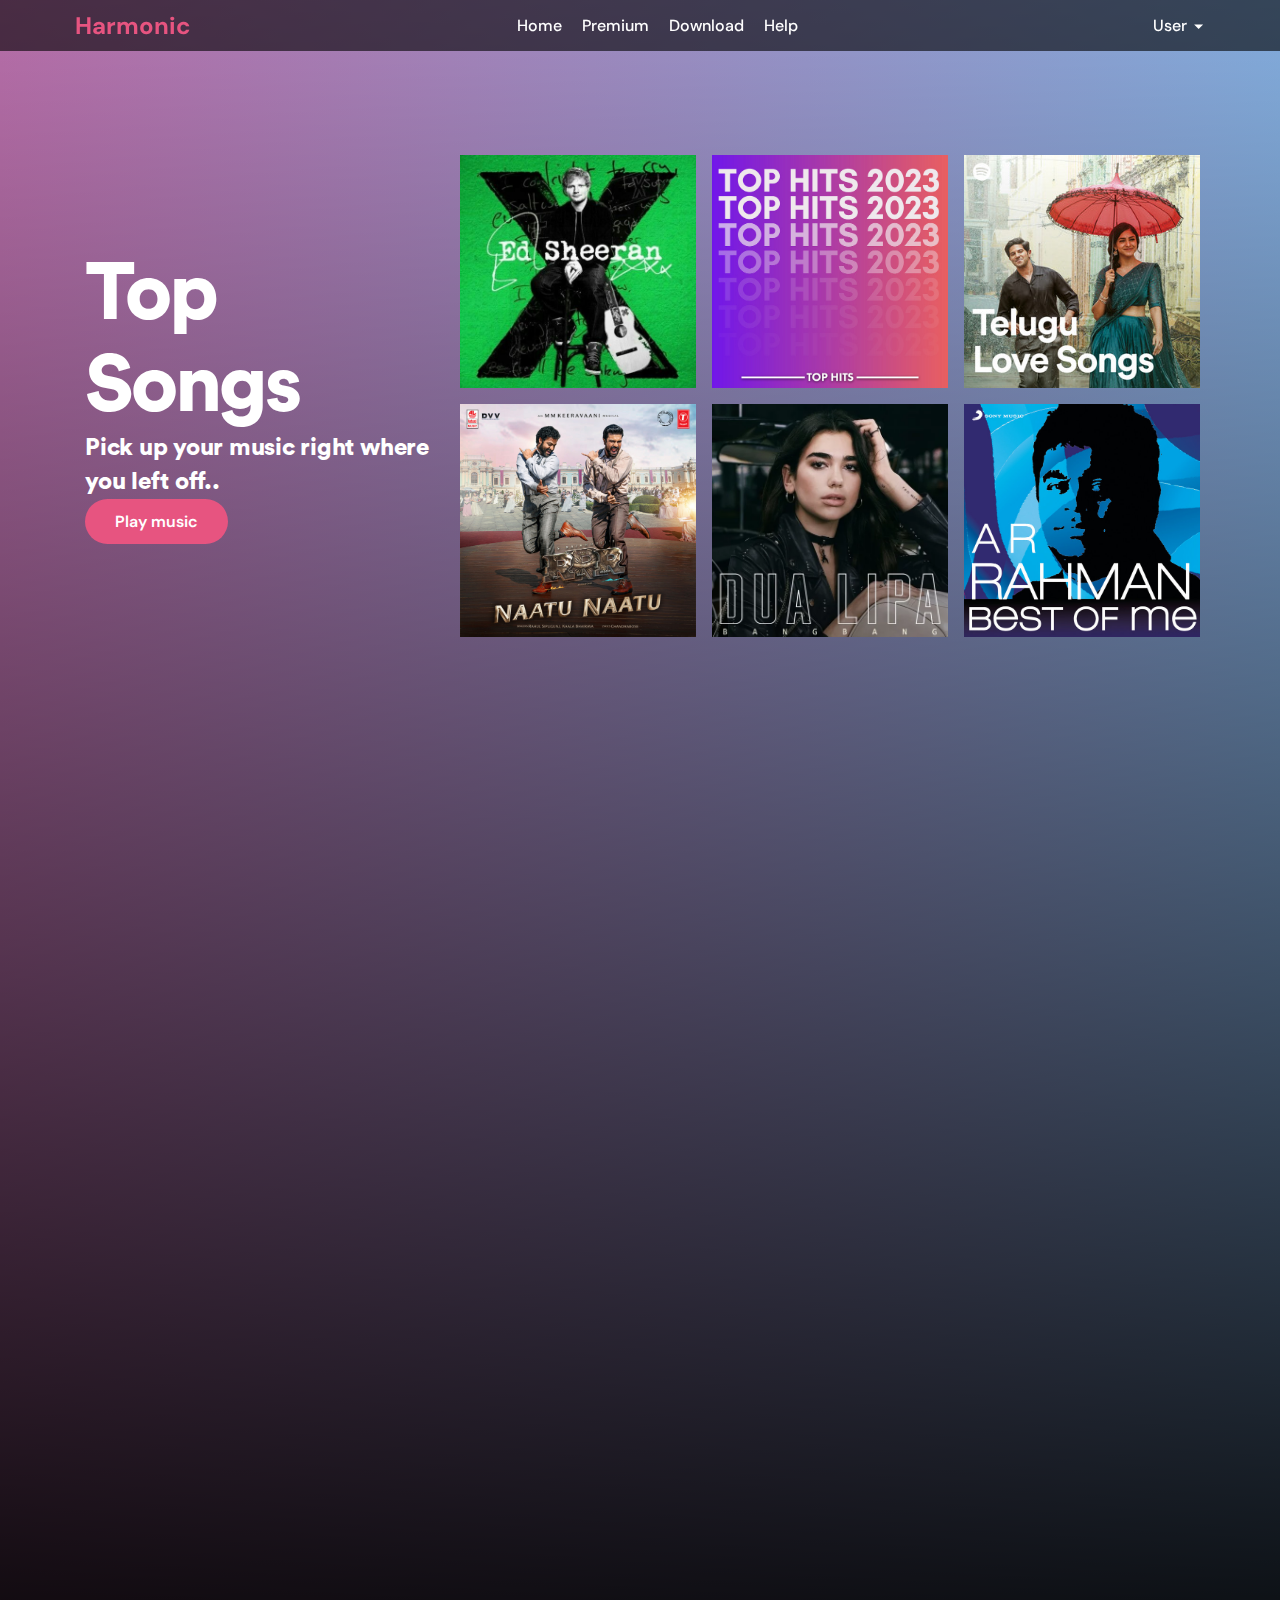
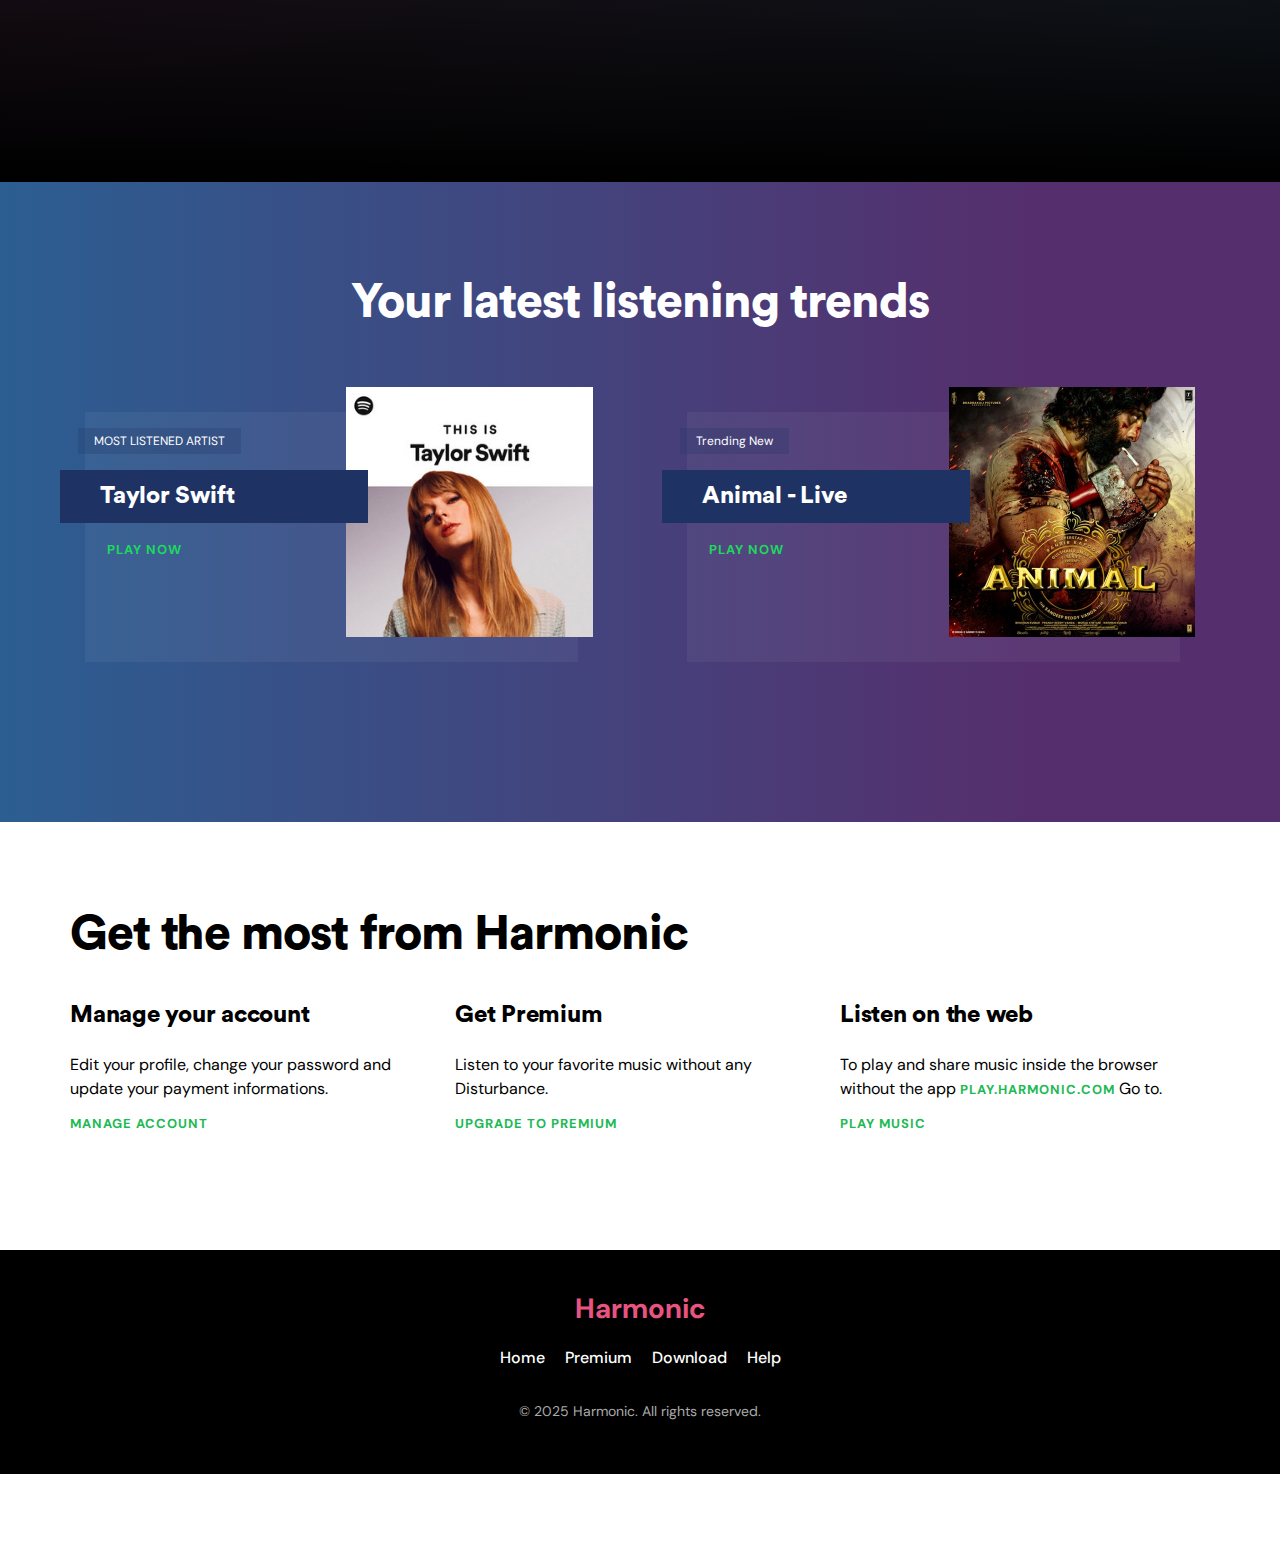
<file: index.html>
<!DOCTYPE html>
<html lang="en">
	<head>
		<meta charset="UTF-8" />
		<meta name="viewport" content="width=device-width, initial-scale=1.0" />
		<link rel="stylesheet" href="./css/main.css" />
		<link rel="stylesheet" href="./css/fonts.css" />
		<link rel="stylesheet" href="./css/animation.css">
		<link rel="stylesheet" href="./css/responsive.css">
<title>Listening is everything - Harmonic</title>
		<link rel="icon" href="https://i.postimg.cc/VNtW2Jp6/Screenshot-2025-08-16-140329.png" />
		<link
			href="https://fonts.googleapis.com/css2?family=DM+Sans:wght@400;500;700&display=swap"
			rel="stylesheet"
		/>
	</head>
	<body>
		<!--Header-->
		<custom-header></custom-header>
		<!--Header-->

		<div class="home_main">
			<div class="hm_gradient-1"></div>
			<div class="hm_gradient-2"></div>
			<div class="container hm_cont">
				<span class="home_text">
					<!-- <small>Recently Songs</small> -->
					<h1 class="">Top Songs</h1>
					<h3>Pick up your music right where you left off..</h3>
					<!-- <a class="green_btn" role="button" href="https://spotify-clone-oguz3.web.app/">Play music</a> -->
					<a class="green_btn" role="button" href="IN/index.html">Play music</a>
                </span>
                <span class="home_cards">
                    <div class="hm_card opacity_anim">
                        <div class="box">
                            <img src="./assets/b3.jpg" alt="">
                        </div>
                        <div class="box_details">
							<div class="play-icon">
								<a href="IN/index.html">
									<svg id="album-play" viewBox="0 0 25.4 25.4">
										<path fill="#ffffff" d="M12.7,25.4A12.7,12.7,0,1,1,25.4,12.7,12.71,12.71,0,0,1,12.7,25.4Zm0-24A11.3,11.3,0,1,0,24,12.7,11.31,11.31,0,0,0,12.7,1.4Z"></path>
										<path fill="#ffffff" d="M11,16.47,17,13a.34.34,0,0,0,0-.59L11,8.93a.34.34,0,0,0-.51.29v7A.34.34,0,0,0,11,16.47Z"></path>
										<path fill="#ffffff" d="M12.7,25.4A12.7,12.7,0,1,1,25.4,12.7,12.71,12.71,0,0,1,12.7,25.4Zm0-24A11.3,11.3,0,1,0,24,12.7,11.31,11.31,0,0,0,12.7,1.4Z"></path>
										<path fill="#ffffff" d="M11,16.47,17,13a.34.34,0,0,0,0-.59L11,8.93a.34.34,0,0,0-.51.29v7A.34.34,0,0,0,11,16.47Z"></path>
									</svg>
								</a>
							</div>
							<h2>Ed sheeran</h2>
						</div>
                    </div>
                    <div class="hm_card opacity_anim-1d">
                        <div class="box">
                            <img src="./assets/b1.jfif" alt="">
                        </div>
                        <div class="box_details">
							<div class="play-icon">
								<a href="IN/index.html">
									<svg id="album-play" viewBox="0 0 25.4 25.4">
										<path fill="#ffffff" d="M12.7,25.4A12.7,12.7,0,1,1,25.4,12.7,12.71,12.71,0,0,1,12.7,25.4Zm0-24A11.3,11.3,0,1,0,24,12.7,11.31,11.31,0,0,0,12.7,1.4Z"></path>
										<path fill="#ffffff" d="M11,16.47,17,13a.34.34,0,0,0,0-.59L11,8.93a.34.34,0,0,0-.51.29v7A.34.34,0,0,0,11,16.47Z"></path>
										<path fill="#ffffff" d="M12.7,25.4A12.7,12.7,0,1,1,25.4,12.7,12.71,12.71,0,0,1,12.7,25.4Zm0-24A11.3,11.3,0,1,0,24,12.7,11.31,11.31,0,0,0,12.7,1.4Z"></path>
										<path fill="#ffffff" d="M11,16.47,17,13a.34.34,0,0,0,0-.59L11,8.93a.34.34,0,0,0-.51.29v7A.34.34,0,0,0,11,16.47Z"></path>
									</svg>
								</a>
							</div>
							<h2> Top Songs 2023</h2>
						</div>
                    </div>
                    <div class="hm_card opacity_anim-2d">
                        <div class="box">
                            <img src="./assets/b5.jfif" alt="">
                        </div>
                        <div class="box_details">
							<div class="play-icon">
								<a href="IN/index.html">
									<svg id="album-play" viewBox="0 0 25.4 25.4">
										<path fill="#ffffff" d="M12.7,25.4A12.7,12.7,0,1,1,25.4,12.7,12.71,12.71,0,0,1,12.7,25.4Zm0-24A11.3,11.3,0,1,0,24,12.7,11.31,11.31,0,0,0,12.7,1.4Z"></path>
										<path fill="#ffffff" d="M11,16.47,17,13a.34.34,0,0,0,0-.59L11,8.93a.34.34,0,0,0-.51.29v7A.34.34,0,0,0,11,16.47Z"></path>
										<path fill="#ffffff" d="M12.7,25.4A12.7,12.7,0,1,1,25.4,12.7,12.71,12.71,0,0,1,12.7,25.4Zm0-24A11.3,11.3,0,1,0,24,12.7,11.31,11.31,0,0,0,12.7,1.4Z"></path>
										<path fill="#ffffff" d="M11,16.47,17,13a.34.34,0,0,0,0-.59L11,8.93a.34.34,0,0,0-.51.29v7A.34.34,0,0,0,11,16.47Z"></path>
									</svg>
								</a>
							</div>
							<h2>Telugu songs</h2>
						</div>
                    </div>
                    <div class="hm_card opacity_anim">
                        <div class="box">
                            <img src="./assets/b8.jfif" alt="">
                        </div>
                        <div class="box_details">
							<div class="play-icon">
								<a href="IN/index.html">
									<svg id="album-play" viewBox="0 0 25.4 25.4">
										<path fill="#ffffff" d="M12.7,25.4A12.7,12.7,0,1,1,25.4,12.7,12.71,12.71,0,0,1,12.7,25.4Zm0-24A11.3,11.3,0,1,0,24,12.7,11.31,11.31,0,0,0,12.7,1.4Z"></path>
										<path fill="#ffffff" d="M11,16.47,17,13a.34.34,0,0,0,0-.59L11,8.93a.34.34,0,0,0-.51.29v7A.34.34,0,0,0,11,16.47Z"></path>
										<path fill="#ffffff" d="M12.7,25.4A12.7,12.7,0,1,1,25.4,12.7,12.71,12.71,0,0,1,12.7,25.4Zm0-24A11.3,11.3,0,1,0,24,12.7,11.31,11.31,0,0,0,12.7,1.4Z"></path>
										<path fill="#ffffff" d="M11,16.47,17,13a.34.34,0,0,0,0-.59L11,8.93a.34.34,0,0,0-.51.29v7A.34.34,0,0,0,11,16.47Z"></path>
									</svg>
								</a>
							</div>
							<h2>India Rock</h2>
						</div>
                    </div>
                    <div class="hm_card opacity_anim-1d">
                        <div class="box">
                            <img src="./assets/b7.webp" alt="">
                        </div>
                        <div class="box_details">
							<div class="play-icon">
								<a href="IN/index.html">
									<svg id="album-play" viewBox="0 0 25.4 25.4">
										<path fill="#ffffff" d="M12.7,25.4A12.7,12.7,0,1,1,25.4,12.7,12.71,12.71,0,0,1,12.7,25.4Zm0-24A11.3,11.3,0,1,0,24,12.7,11.31,11.31,0,0,0,12.7,1.4Z"></path>
										<path fill="#ffffff" d="M11,16.47,17,13a.34.34,0,0,0,0-.59L11,8.93a.34.34,0,0,0-.51.29v7A.34.34,0,0,0,11,16.47Z"></path>
										<path fill="#ffffff" d="M12.7,25.4A12.7,12.7,0,1,1,25.4,12.7,12.71,12.71,0,0,1,12.7,25.4Zm0-24A11.3,11.3,0,1,0,24,12.7,11.31,11.31,0,0,0,12.7,1.4Z"></path>
										<path fill="#ffffff" d="M11,16.47,17,13a.34.34,0,0,0,0-.59L11,8.93a.34.34,0,0,0-.51.29v7A.34.34,0,0,0,11,16.47Z"></path>
									</svg>
								</a>
							</div>
							<h2>Dua Lipa</h2>
						</div>
                    </div>
                    <div class="hm_card opacity_anim-2d">
                        <div class="box">
                            <img src="./assets/b4.jfif" alt="">
                        </div>
                        <div class="box_details">
							<div class="play-icon">
								<a href="IN/index.html">
									<svg id="album-play" viewBox="0 0 25.4 25.4">
										<path fill="#ffffff" d="M12.7,25.4A12.7,12.7,0,1,1,25.4,12.7,12.71,12.71,0,0,1,12.7,25.4Zm0-24A11.3,11.3,0,1,0,24,12.7,11.31,11.31,0,0,0,12.7,1.4Z"></path>
										<path fill="#ffffff" d="M11,16.47,17,13a.34.34,0,0,0,0-.59L11,8.93a.34.34,0,0,0-.51.29v7A.34.34,0,0,0,11,16.47Z"></path>
										<path fill="#ffffff" d="M12.7,25.4A12.7,12.7,0,1,1,25.4,12.7,12.71,12.71,0,0,1,12.7,25.4Zm0-24A11.3,11.3,0,1,0,24,12.7,11.31,11.31,0,0,0,12.7,1.4Z"></path>
										<path fill="#ffffff" d="M11,16.47,17,13a.34.34,0,0,0,0-.59L11,8.93a.34.34,0,0,0-.51.29v7A.34.34,0,0,0,11,16.47Z"></path>
									</svg>
								</a>
							</div>
							<h2>Love Songs</h2>
						</div>
                    </div>
                </span>
            </div>
            <div class="container">
                <div class="Spotify-songs/songs.html#8">
                    <a href="#last_listen">
						<svg id="arrow-scroll-down" viewBox="0 0 32 32">
							<polygon fill="#ffffff" points="15.98 22.43 7.28 13.73 8.7 12.32 15.98 19.6 23.28 12.3 24.7 13.72 15.98 22.43"></polygon>
							<path fill="#ffffff" d="M16,32A16,16,0,1,1,32,16,16,16,0,0,1,16,32ZM16,2A14,14,0,1,0,30,16,14,14,0,0,0,16,2Z"></path>
						</svg>
					</a>
                </div>
            </div>
        </div>
        
        <div id="last_listen" class="last_listen">
            <div class="container">
                <h1>
Your latest listening trends</h1>
                <div class="ll_row">
                    <span >
                        <div class="ll_card">
                            <span class="txt">
                                <h5>MOST LISTENED ARTIST</h5>
                                <h2>Taylor Swift</h2>
                                <a href="Spotify-songs/songs.html">PLAY NOW</a>
                            </span>
                            <span class="img">
                                <img src="./assets/b2.png" alt="">
                            </span>
                            <span class="bg_filt"></span>
                        </div>
                    </span>
                    <span>
                        <div class="ll_card">
                            <span class="txt">
                                <h5>Trending New</h5>
                                <h2>Animal - Live</h2>
                                <a href="Spotify-songs/songs.html">PLAY NOW</a>
                            </span>
                            <span class="img">
                                <img src="./assets/b9.jpg" alt="">
                            </span>
                            <span class="bg_filt"></span>
                        </div>
                    </span>
                </div>
            </div>
		</div>
		
		<div class="home_links">
			<div class="container">
				<h1 class="title-1">Get the most from Harmonic</h1>
			</div>
			<div class="container links">
				<div class="account_link">
					<h3 class="subtitle-1">Manage your account</h3>
					<p class="parag-1">Edit your profile, change your password and update your payment informations.</p>
					<a class="a_link" href="">MANAGE ACCOUNT</a>
				</div>
				<div class="app_link">
					<h3 class="subtitle-1">Get Premium</h3>
					<p class="parag-1">Listen to your favorite music without any Disturbance.</p>
					<a class="a_link" href="">UPGRADE TO PREMIUM</a>
				</div>
				<div class="web_link">
					<h3 class="subtitle-1">Listen on the web</h3>
					<p class="parag-1">To play and share music inside the browser without the app <a class="a_link" href="">play.harmonic.com</a> Go to.</p>
					<a class="a_link" href="">play music</a>
				</div>
			</div>
		</div>

		<!--Footer-->
		<custom-footer></custom-footer>
		<!--Footer-->

		<div id="opacity" class="opacity"></div>
		<script src="./component/header.js"></script>
		<script src="./component/footer.js"></script>
		<script src="./js/main.js"></script>
	</body>
</html>
</file>
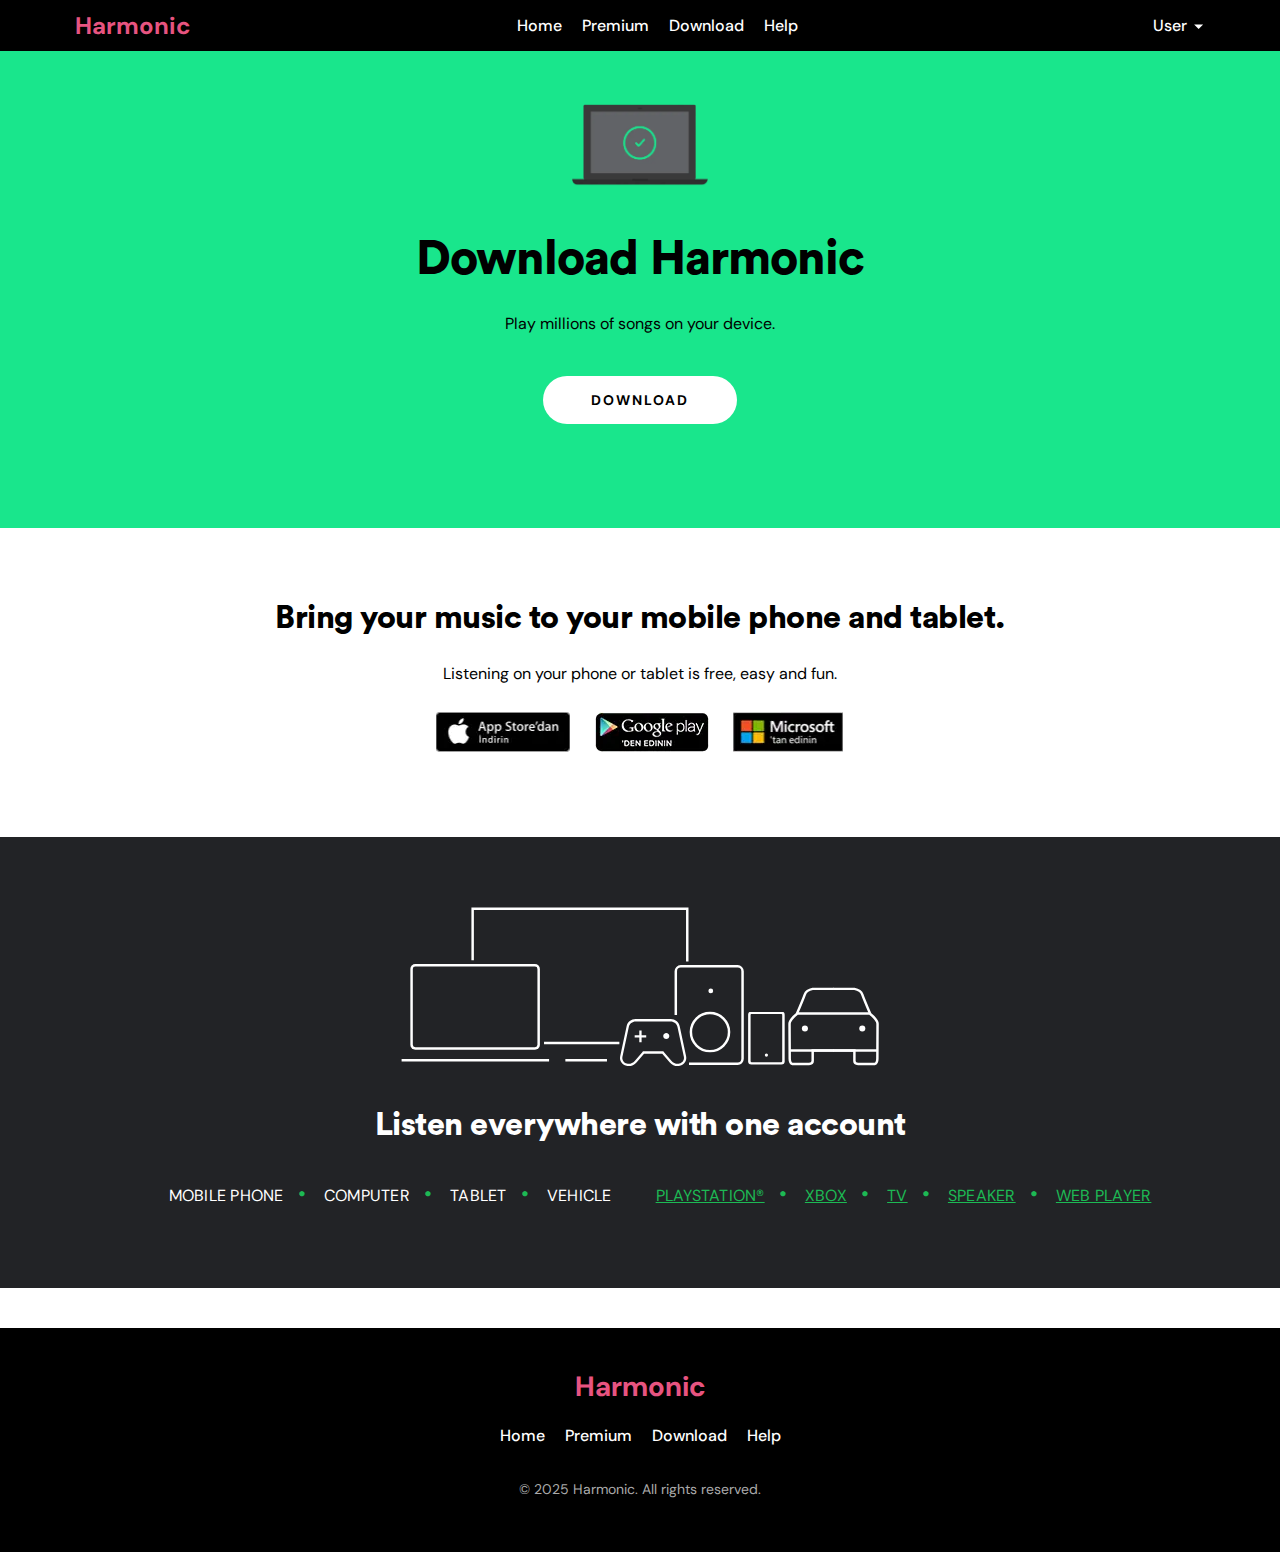
<file: download.html>
<!DOCTYPE html>
<html lang="en">
	<head>
		<meta charset="UTF-8" />
		<meta name="viewport" content="width=device-width, initial-scale=1.0" />
		<link rel="stylesheet" href="./css/main.css" />
		<link rel="stylesheet" href="./css/fonts.css" />
		<link rel="stylesheet" href="./css/animation.css">
		<link rel="stylesheet" href="./css/responsive.css">
		<title>Download for Windows - Harmonic</title>
		<link rel="icon" href="https://i.postimg.cc/VNtW2Jp6/Screenshot-2025-08-16-140329.png" />
		<link
			href="https://fonts.googleapis.com/css2?family=DM+Sans:wght@400;500;700&display=swap"
			rel="stylesheet"
		/>
		<style>
			header {
				background-color: black;
				position: relative;
			}
		</style>
	</head>
	<body>
		<!--Header-->
		<custom-header></custom-header>
		<!--Header-->

		<!--Download-->
		<div class="download">
			<div class="container">
				<img src="./assets/laptop.webp" alt="">
				<h1 class="title-1">Download Harmonic</h1>
<p>Play millions of songs on your device.</p>
<a class="black_btn" href="#">DOWNLOAD</a>

			</div>
		</div>
		<!--Download-->

		<!--Phone & Tablet-->
		<div class="phoneNtablet">
			<div class="container">
				<h3 class="title-1">Bring your music to your mobile phone and tablet.</h3>
				<p>Listening on your phone or tablet is free, easy and fun.</p>
				<div class="storebox">
					<a href=""><img src="./assets/appstore.webp" alt=""></a>
					<a href=""><img src="./assets/googleplay.webp" alt=""></a>
					<a href=""><img src="./assets/microsoft.webp" alt=""></a>
				</div>
			</div>
		</div>
		<!--Phone & Tablet-->

		<!--Everywhere-->
		<div class="Everywhere">
			<div class="container">
				<img src="./assets/all-devices.svg" alt="">
				<h3 class="title-1">Listen everywhere with one account</h3>
<ul class="platform_name">
<li>MOBILE PHONE</li>
<li>COMPUTER</li>
<li>TABLET</li>
<li>VEHICLE</li>
</ul>
<ul class="platform_link">
<li><a href="">PLAYSTATION®</a></li>
<li><a href="">XBOX</a></li>
<li><a href="">TV</a></li>
<li><a href="">SPEAKER</a></li>
<li><a href="">WEB PLAYER</a></li>
</ul>
			</div>
		</div>
		<!--Everywhere-->

		<!--Footer-->
		<custom-footer></custom-footer>
		<!--Footer-->

		<div id="opacity" class="opacity"></div>
		<script src="./component/header.js"></script>
		<script src="./component/footer.js"></script>
		<script src="./js/main.js"></script>
	</body>
</html>
</file>
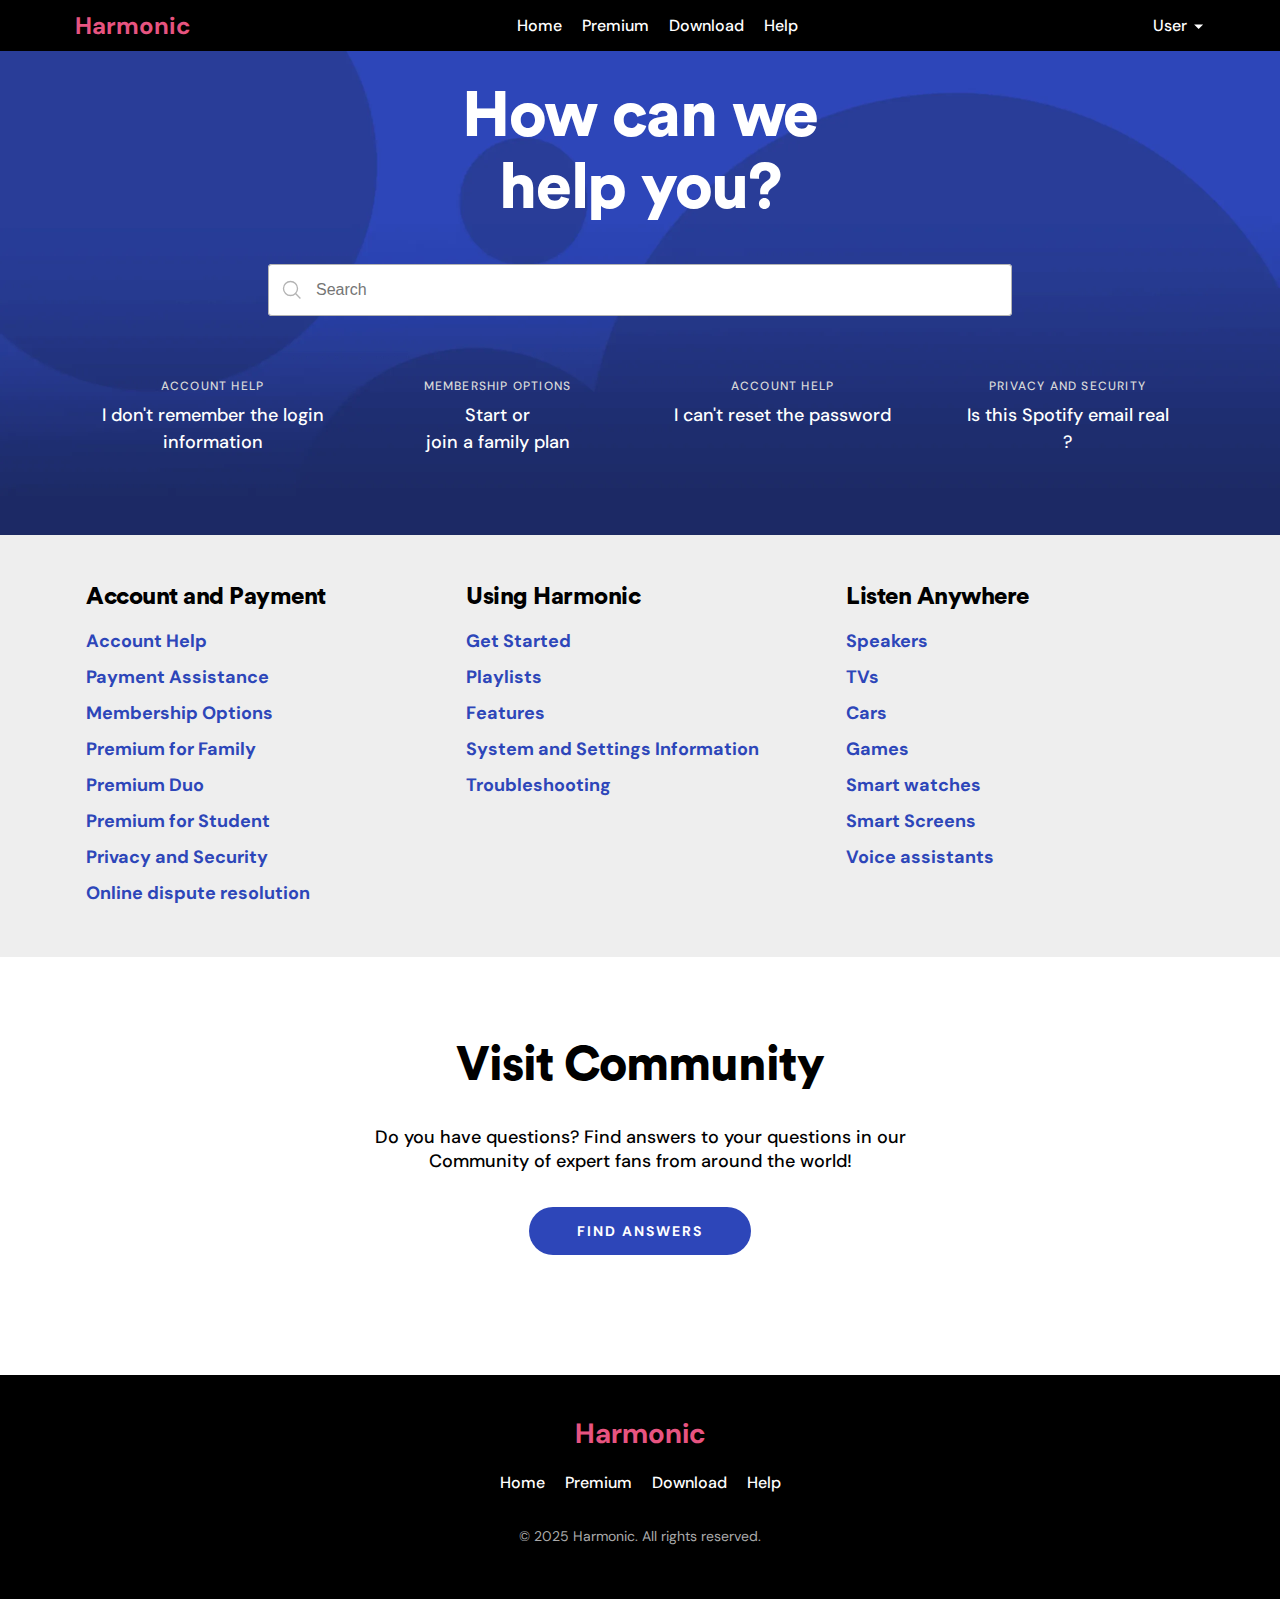
<file: help.html>
<!DOCTYPE html>
<html lang="en">
	<head>
		<meta charset="UTF-8" />
		<meta name="viewport" content="width=device-width, initial-scale=1.0" />
		<link rel="stylesheet" href="./css/main.css" />
		<link rel="stylesheet" href="./css/fonts.css" />
		<link rel="stylesheet" href="./css/animation.css">
		<link rel="stylesheet" href="./css/responsive.css">
		<title>Help - Harmonic</title>
		<link rel="icon" href="https://i.postimg.cc/VNtW2Jp6/Screenshot-2025-08-16-140329.png" />
		<link
			href="https://fonts.googleapis.com/css2?family=DM+Sans:wght@400;500;700&display=swap"
			rel="stylesheet"
		/>
		<style>
			header {
				background-color: black;
				position: relative;
			}
		</style>
	</head>
	<body>
		<!--Header-->
		<custom-header></custom-header>
		<!--Header-->

		<!--Search-->
		<div class="Search">
			<div class="container">
				<div class="search-box">
<h1 class="title-1">How can we <br> help you?</h1>
<div class="searchInputBox">
<div class="seacrhIcon">
<svg xmlns="http://www.w3.org/2000/svg" role="img" focusable="false" height="24" width="24" viewBox="0 0 24 24" class=" " aria-label="Search icon">
<line x1="15.54" y1="15.54" x2="20.41" y2="20.41" stroke="#181818"/>
<circle cx="10.5" cy="10.5" r="7" fill="none" stroke="#181818"/>
</svg>
</div>
<input type="text" class="search-input" aria-label="Search" placeholder="Search" autocomplete="off" value="">
</div>
</div>
<div class="top-solution">
<div class="top-solution-inner">
<h3>ACCOUNT HELP</h3>
<a href="">I don't remember the login information</a>
</div>
<div class="top-solution-inner">
<h3>MEMBERSHIP OPTIONS</h3>
<a href="">Start or <br> join a family plan</a>
</div>
<div class="top-solution-inner">
<h3>ACCOUNT HELP</h3>
<a href="">I can't reset the password</a>
</div>
<div class="top-solution-inner">
<h3>PRIVACY AND SECURITY</h3>
<a href="">Is this Spotify email real <br>?</a>
</div>
</div>
</div>
</div>
<!--Search-->

<!--Links-->
<div class="Help-links">
<div class="container">
<div class="links_boxs">
<div class="link_box">
<h3 class="title-1 collapsible">Account and Payment</h3>
<span>
<a href="">Account Help</a>
<a href="">Payment Assistance</a>
<a href="">Membership Options</a>
<a href="">Premium for Family</a>
<a href="">Premium Duo</a>
<a href="">Premium for Student</a>
<a href="">Privacy and Security</a>
<a href="">Online dispute resolution</a>
</span>
</div>
<div class="link_box">
<h3 class="title-1 collapsible">Using Harmonic</h3>
<span>
<a href="">Get Started</a>
<a href="">Playlists</a>
<a href="">Features</a>
<a href="">System and Settings Information</a>
<a href="">Troubleshooting</a>
</span>
</div>
<div class="link_box">
<h3 class="title-1 collapsible">Listen Anywhere</h3>
<span>
<a href="">Speakers</a>
<a href="">TVs</a>
<a href="">Cars</a>
<a href="">Games</a>
<a href="">Smart watches</a>
<a href="">Smart Screens</a>
<a href="">Voice assistants</a>
</span>
</div>
</div>
</div>
</div>
<!--Links-->

<!--Visit Community-->
<div class="visitCommunity">
<div class="container">
<h1 class="title-1">Visit Community</h1>
<p>Do you have questions? Find answers to your questions in our Community of expert fans from around the world!</p>
<a class="black_btn" href="#">Find Answers</a>
</div>
</div>
		<!--Visit Community-->

		<!--Footer-->
		<custom-footer></custom-footer>
		<!--Footer-->

		<div id="opacity" class="opacity"></div>
		<script src="./component/header.js"></script>
		<script src="./component/footer.js"></script>
		<script src="./js/main.js"></script>
		<script>
			var coll = document.getElementsByClassName("collapsible");
			var i;
			
			for (i = 0; i < coll.length; i++) {
			  coll[i].addEventListener("click", function() {
				this.classList.toggle("active");
				var content = this.nextElementSibling;
				if (content.style.maxHeight){
				  content.style.maxHeight = null;
				} else {
				  content.style.maxHeight = content.scrollHeight + "px";
				} 
			  });
			}
		</script>
	</body>
</html>
</file>
<file: css/main.css>
:root {
    --fadednav: rgba(0, 0, 0, 0.6);
	--black: #000;
	--white: #fff;
    --faded: #d9dadc;
    --linkgreen: #1DB954;
    --hvrgreen: #1ed760;
    --homebgcolor:#2D46B9;
    --secondary: #919496;
    --premiumblue: #1d75de;
}
html{
    scroll-behavior: smooth;
}
* {
	-webkit-box-sizing: border-box;
	box-sizing: border-box;
}
body {
	margin: 0;
    padding: 0;
}
.container {
	width: 1170px;
	margin: 0 auto;
	padding: 0 15px;
}
.opacity{
    position: absolute;
    width: 100%;
    height: 100vh;
    top: 0;
    left: 0;
    z-index: -1;
}
.opacity.opa {
    background-color: var(--fadednav);
    z-index: 8;
    overflow-x: hidden;
}
body.opa{
    overflow-y: hidden;
}
/*
    Header
*/
header {
    background-color: var(--fadednav);
    position: fixed;
    right: 0;
    left: 0;
    top: 0;
    z-index: 9;
    transition: .4s;
}
.header {
	display: grid;
	grid-template-columns: 150px auto;
	align-items: center;
    height: 80px;
}
.navigation ul {
	padding: 0px;
	margin: 0px;
	width: fit-content;
	margin-left: auto;
    display: flex;
    align-items: center;
}
.navigation ul li {
    display: inline-block;
    position: relative;
}
.header .logo {
	width: 132px;
	height: 40px;
	display: inline-block;
}
.header .logo svg {
	fill: var(--white);
}
.vertical_separator {
	display: inline-block;
	height: 16px;
	width: 1px;
	background-color: var(--white);
	margin: auto 17px;
}
.profile_btn{
    margin-left: 7px;
    background-color: transparent;
    border: none;
    cursor: pointer;
    -webkit-box-align: center;
    -ms-flex-align: center;
    align-items: center;
    text-decoration: none;
    font: inherit;
    font-weight: 700;
    outline: none;
    display: -webkit-box;
    display: -ms-flexbox;
    display: flex;
    margin: 0;
}
.usericon{
    border: 2px solid var(--white);
    margin: auto 6px auto 10px;
    border-radius: 50%;
    -webkit-box-shadow: 0 0 5px 2px rgba(0, 0, 0, 0.1);
    box-shadow: 0 0 5px 2px rgba(0, 0, 0, 0.1);
    width: 40px;
    height: 40px;
    display: inline-block;
}
.profile_btn .usericon{
    display: inline-block;
}
.usericon svg{
    padding: 7px;
    fill: var(--white);
    height: 100%;
    width: 100%;
}
.profile-title{
    margin: auto 0;
    display: inline-block;
}
.profile-title span{
    margin: auto 0 auto 10px;
    display: inline-block;
    color: var(--white);
}
.profile-title svg{
    margin: auto 0 auto 6px;
    fill: var(--white);
    width: 12px;
    height: 12px;
}
.profile_btn:hover .profile-title span{
    color: var(--hvrgreen);
}
.profile_btn:hover .usericon{
    border-color: var(--hvrgreen);
}
.profile_btn:hover .usericon svg,
.profile_btn:hover .profile-title svg{
    fill: var(--hvrgreen);
}
.profileMenu{
    display: none;
    position: absolute;
    top: 100%;
    margin-top: 8px;
    right: -11px;
}
.profileMenu.active{
    display: block !important;
}
.profile-title svg.transform{
    transform: rotateZ(180deg);
}
.profileMenu ul{
    margin: 2px 0 0;
    background-color: var(--white);
    border-radius: 3px;
    -webkit-box-shadow: 0 0 30px 0 rgba(0, 0, 0, 0.2);
    box-shadow: 0 0 30px 0 rgba(0, 0, 0, 0.2);
    padding: 10px 0;
    display: -webkit-box;
    display: -ms-flexbox;
    display: flex;
    -webkit-box-orient: vertical;
    -webkit-box-direction: normal;
    -ms-flex-direction: column;
    flex-direction: column;
    align-items: baseline;
    min-width: 160px;
}
.profileMenu ul:before{
    border-left: 16px solid transparent;
    border-right: 16px solid transparent;
    right: 7px;
    border-bottom: 16px solid var(--white);
    content: "";
    display: block;
    position: absolute;
    width: 0;
    height: 0;
    top: -12px;
}
.profileMenu ul li{
    padding: 0;
    display: block;
    letter-spacing: 0;
}
.profileMenu ul li a{
    padding: 4px 16px 3px;
    display: block;
    line-height: 1.5;
    font-size: 16px;
    font-weight: 700;
    color: var(--black);
    text-align: left;
}
.profileMenu ul li a.faded{
    color: var(--secondary);
}
.profileMenu ul li a:hover{
    color: var(--hvrgreen);
}
.profile_icon-mobile{
    margin-left: auto;
    display: none;
    align-items: center;
}
.container-togg{
	display: none;
    cursor: pointer;
    margin-left: auto;
    position: relative;
    z-index: 99;
}
.usericon {
	display: none;
    cursor: pointer;
    margin-left: auto;
    position: relative;
}
.bar1,
.bar2,
.bar3 {
	width: 22px;
	height: 3px;
	background-color:var(--white);
	margin: 4px 0;
    transition: 0.2s;
    border-radius: 1px;
}
.change .bar1 {
	-webkit-transform: rotate(-45deg) translate(-4px, 2px);
	transform: rotate(-45deg) translate(-4px, 2px);
}
.change .bar2 {
	opacity: 0;
}
.change .bar3 {
	-webkit-transform: rotate(45deg) translate(-7px, -7px);
	transform: rotate(45deg) translate(-7px, -7px);
}
.sidenav {
	height: 100%;
	width: 0;
	position: fixed;
	z-index: 9;
	top: 0;
	right: 0;
	background-color: var(--black);
	overflow-x: hidden;
    transition: 0.25s;
    transition-timing-function: ease-in;
    opacity: 0;
    border-width: 0;
    margin: 0;
    padding: 38px 0px 38px 0px;
    max-width: 100vw !important;
}
.sidenav ul{
    margin: 0;
    padding: 0;
    display: inline;
    list-style: none;
}
.sidenav ul li{
    margin: 0;
    display: block;
}
.sidenav .h_separator{
    margin: 18px 0 40px;
    height: 2px;
    width: 20px;
    background-color: var(--white);
}
.sidenav-logo{
    display: inline-block;
    height: 27px;
    width: 89px;
    position: absolute;
    bottom: 38px;
    left: 38px;
}
.sidenav-logo svg{
    fill: var(--white);
}
.sidenav.open {
    width: 447px !important;
    opacity: 1 !important;
    padding: 38px !important;
}
/*
    Header
*/

.home_main{
    width: 100%;
    position: relative;
    overflow: hidden;
    margin-top: -80px;
}
.hm_gradient-1{
    width: 100%;
    height: 100%;
    position: absolute;
    background-color: #509BF5;
    background-image: -webkit-gradient(linear, left top, right top, from(#c074b2), to(#8ab5e8));
    background-image: linear-gradient(90deg, #c074b2, #8ab5e8);
}
.hm_gradient-2{
    width: 100%;
    height: 100%;
    position: absolute;
    background-image: -webkit-gradient(linear, left top, left bottom, from(transparent), to(#000));
    background-image: linear-gradient(transparent, #000);
}
.hm_cont{
    display: grid;
    grid-template-columns: 4fr 8fr;
    margin-top: 235px;
    position: relative;
}
.home_text{
    display: flex;
    flex-direction: column;
    align-self: center;
    align-items: baseline;
    padding-left: 15px;
    padding-right: 15px;
}
.green_btn {
  background-color: #e75480; /* Harmonic pink */
  color: #fff;
  padding: 12px 30px;
  border-radius: 30px;
  font-weight: 600;
  text-decoration: none;
  transition: background 0.3s ease;
  display: inline-block;
}
.green_btn:hover {
  background-color: #ff6f91; /* lighter pink */
}

.black_btn{
    display: inline-block;
    margin: 40px 0;
    font-size: 14px;
    line-height: 1;
    border-radius: 50px;
    padding: 17px 48px;
    color: var(--white);
    background-color: rgb(25, 20, 20);
    border: 2px solid rgb(25, 20, 20) !important;
    transition-duration: .3s;
    border-width: 0;
    letter-spacing: 2px;
    min-width: 160px;
    text-transform: uppercase;
    white-space: normal;
    border-radius: 50px;
    font-weight: 700;
    cursor: pointer;
}
.black_btn:hover{
    transform: scale(1.04);
    background-color: rgb(83, 79, 79);
}
.home_cards{
    display: grid;
    grid-template-columns: 1fr 1fr 1fr;
    grid-template-rows: 233px 233px;
    column-gap: 16px;
    row-gap: 16px;
    padding-left: 10px;
    padding-right: 10px;
    margin: 0px;
}
.hm_card{
    position: relative;
    cursor: pointer;
}
.box img {
    width: 100%;
    height: 233px;
    object-fit: cover;
}
.box_details{
    position: absolute;
    top: 0;
    left: 0;
    width: 100%;
    height: 100%;
    z-index: 1;
    display: flex;
    flex-direction: column;
    align-items: center;
    justify-content: center;
    transition: all 0.2s ease-in-out;
    background: rgba(0, 0, 0, 0.8);
    opacity: 0;
}
.play-icon{
    width: 25px;
    height: 25px;
}
.hm_card:hover .box_details{
    opacity: 1;
}
.arrow-scroll-down{
    width: 32px;
    height: 43px;
    display: block;
    margin: 0 auto;
    padding-top: 40px;
    padding-bottom: 120px;
}
.arrow-scroll-down svg{
    fill: #fff;
    width: 32px;
    height: 43px;
    position: relative;
}
.last_listen{
    background-color: #1E3264;
    background-image: -webkit-gradient(linear, left top, right top, from(#2c5e92), color-stop(80%, #552f6d));
    background-image: linear-gradient(90deg, #2c5e92 0%, #552f6d 80%);
}
.last_listen .container{
    padding-top: 60px;
    padding-bottom: 160px;
}
.last_listen .ll_row{
    display: grid;
    grid-template-columns: 45% 45%;
    justify-content: space-between;
    padding-left: 15px;
    padding-right: 30px;
}
.last_listen .ll_card{
    display: grid;
    grid-template-columns: 50% 50%;
    grid-template-rows: 250px;
    position: relative;
}
.last_listen .ll_card img{
    width: 100%;
    height: 100%;
    object-fit: cover;
}
.last_listen .ll_card .txt{
    position: relative;
    z-index: 3;
}
.last_listen .ll_card .img{
    position: relative;
    z-index: 2;
    position: relative;
    left: 15px;
    bottom: 25px;
}
.last_listen .bg_filt{
    position: absolute;
    z-index: 1;
    width: 100%;
    height: 100%;
    left: 0;
    top: 0;
    background-color: #ffffff;
    opacity: 0.05;
}
.home_links{
    padding-top: 60px;
    padding-bottom: 80px;
}
.home_links .container.links{
    display: grid;
    grid-template-columns: 1fr 1fr 1fr;
    column-gap: 15px;
}
.home_links .account_link,
.home_links .app_link,
.home_links .web_link{
    display: flex;
    flex-direction: column;
}
.home_links .account_link a,
.home_links .app_link a,
.home_links .web_link a{
    margin-top: auto;
}
.premium-head{
    background-color: var(--premiumblue);
    padding-top: 80px;
}
.premium-head .container{
    padding: 141px 15px;
}
.why-premium{
    padding: 75px 0px 110px 0px;
}
.why-cards{
    display: grid;
    grid-template-columns: 1fr 1fr 1fr 1fr;
    column-gap: 15px;
    margin-top: 72px;
}
.premium-plans{
    padding: 75px 0px;

    background: rgb(248, 248, 248);
}
.plans-container{
    display: grid;
    grid-template-columns: 1fr 1fr 1fr 1fr;
    column-gap: 15px;
    margin-top: 75px;
    margin-bottom: 132px;
}
/*Download*/
.download{
    background-color: #19e68c;
    padding: 40px 15px 104px;
}
.download .container{
    text-align: center;
}
.download img{
    width: 136px;
    margin-bottom: 40px;
    margin-top: 64px;
}
.download h1{
    margin: 0;
    padding-bottom: 24px;
}
.download p{
    padding: 0px 0px 1em;
    margin-top: 0px;
    font-size: 16px;
    font-weight: 400;
    line-height: 24px;
    margin-bottom: 24px;
}
.download .black_btn{
    background-color: white;
    color: #000;
    border: 0 !important;
    margin: 0;
    min-width: auto;
}
.phoneNtablet{
    background-color: white;
    padding: 70px 15px;
}
.phoneNtablet .container{
    text-align: center;
}
.phoneNtablet h3{
    font-size: 32px;
    line-height: 40px;
    letter-spacing: -0.5px;
    margin: 0;
    padding: 0px 0px 0.75em;
}
.phoneNtablet p{
    padding: 0px 0px 1em;
    margin-top: 0px;
    margin-bottom: 0px;
    font-size: 16px;
    font-weight: 400;
    line-height: 24px;
}
.phoneNtablet .storebox a{
    display: inline-block;
    margin: 10px;
}
.Everywhere{
    background-color: rgb(34, 35, 38);
    padding: 70px 15px 50px;
}
.Everywhere .container{
    text-align: center;
}
.Everywhere img{
    width: 100%;
    max-width: 560px;
    margin-bottom: 20px;
    padding: 0px 40px;
}
.Everywhere h3{
    font-size: 32px;
    line-height: 40px;
    letter-spacing: -0.5px;
    color: white;
    padding: 0px 0px 0.75em;
    margin-top: 0px;
    margin-bottom: 0px;
}
.Everywhere .platform_name,
.Everywhere .platform_link{
    display: inline-block;
}
.Everywhere .platform_name li,
.Everywhere .platform_link li{
    display: inline-block;
    color: white;
    margin-top: -6px;
    font-size: 16px;
    font-weight: 400;
    line-height: 20px;
    letter-spacing: 0.25px;
    padding-bottom: 1em;
}
.Everywhere .platform_name li:not(:last-child)::after,
.Everywhere .platform_link li:not(:last-child)::after {
    font-size: 22px;
    content: "•";
    padding-left: 14px;
    padding-right: 14px;
    color: rgb(29, 185, 84);
}
.Everywhere .platform_link li a{
    color: rgb(29, 185, 84);
    text-decoration: underline;
}
/*Download*/
/*Help*/
.Search{
    padding: 0 8px 24px;
    background: url(../assets/search-mobile.webp) top/100% no-repeat #1c2963;
}
@media (min-width: 768px){
    .Search{
        background-image: url(../assets/search-desktop.webp);
    }
}
.Search .container{
    text-align: center;
    text-align: -webkit-center;
}
.Search h1{
    padding: 80px 0 40px;
    font-size: 64px;
    line-height: 72px;
    margin: 0;
    color: white;
}
.searchInputBox{
    position: relative;
    width: 744px;
}
.seacrhIcon{
    position: absolute;
    top: 50%;
    transform: translateY(-50%);
    color: rgb(179, 179, 179);
    left: 12px;
    height: 24px;
}
.seacrhIcon svg{
    stroke-width: 1pt;
    color: rgb(179, 179, 179);
}
.seacrhIcon [stroke="#181818"] {
    stroke: currentcolor;
}
.searchInputBox .search-input{
    appearance: none;
    background-image: none;
    border: 0px;
    display: block;
    font-size: 16px;
    font-weight: 400;
    line-height: 24px;
    letter-spacing: 0px;
    width: 100%;
    box-sizing: border-box;
    -webkit-tap-highlight-color: rgba(0, 0, 0, 0);
    margin-top: 0px;
    border-radius: 4px;
    padding: 14px;
    background-color: rgb(255, 255, 255);
    box-shadow: rgb(179 179 179) 0px 0px 0px 1px inset;
    color: rgb(24, 24, 24);
    margin-bottom: 24px;
    padding-left: 48px;
}
.searchInputBox .search-input:focus {
    outline: none;
}
.top-solution{
    display: grid;
    grid-template-columns: 1fr 1fr 1fr 1fr;
    padding: 30px 0 40px;
    text-align: center;
}
.top-solution h3{
    margin: 8px 0;
    padding: 0;
    text-transform: uppercase;
    font-weight: 500;
    font-size: 12px;
    letter-spacing: .1em;
    color: rgb(217, 217, 217);
}
.top-solution a{
    display: block;
    color: #fff;
    text-decoration: none;
    margin-bottom: 15px;
    font-size: 18px;
    font-weight: 500;
    line-height: 1.5;
}
.Help-links{
    background-color: #eee;
    padding: 30px 0 40px;
}
.links_boxs{
    display: grid;
    grid-template-columns: 1fr 1fr 1fr;
}
.link_box h3{
    font-size: 24px;
    line-height: 32px;
    padding: 16px;
    margin: 0;
}
.link_box span{
    padding: 0 16px;
    display: block;
}
.link_box a{
    display: block;
    color: #2d46b9;
    text-decoration: none;
    padding-bottom: 12px;
    font-size: 18px;
    font-weight: 700;
}
.visitCommunity{
    padding: 80px 16px;
}
.visitCommunity .container{
    text-align: center;
}
.visitCommunity h1{
    font-size: 48px;
    line-height: 56px;
    padding: 0px 0px 0.67em;
    margin-top: 0px;
    margin-bottom: 0px;
}
.visitCommunity p{
    max-width: 600px;
    margin: 0 auto 16px;
    font-size: 18px;
    padding: 0px 0px 1em;
    font-weight: 500;
}
.visitCommunity .black_btn{
    background-color: rgb(45, 70, 185);
    border: 0px !important;
    min-width: 0px;
    margin: 0px;
}
/*Help*/
/*
    Footer
*/
footer{
    padding: 80px 0 50px;
    background-color: var(--black);
}
footer .logo { 
    grid-area: logo;
}
footer .logo svg{ 
    width: 100%;
    max-width: 131px;
    height: 39px;
    fill: var(--white);
}
footer .footer-nav { 
    grid-area: footer-nav; 
    display: grid;
    grid-template-columns: 1fr 1fr 1fr;
}
.footer-nav .fn-left,
.footer-nav .fn-mid,
.footer-nav .fn-right{
    padding: 0 15px;
    margin: 0;
}
footer .social { grid-area: social; }
footer .social ul{
    margin: 20px 0 0;
    padding: 0;
    width: fit-content;
    margin-left: auto;
}
footer .social ul li{
    display: inline-block;
}
footer .social ul li.center{
    margin-left: 10px;
    margin-right: 10px;
}
footer .social ul li a{
    width: 54px;
    height: 54px;
    border-radius: 50%;
    background-color: #222326;
    display: -webkit-inline-box;
    display: -ms-inline-flexbox;
    display: inline-flex;
    -webkit-box-align: center;
    -ms-flex-align: center;
    align-items: center;
    -webkit-box-pack: center;
    -ms-flex-pack: center;
    justify-content: center;
    overflow: hidden;
}
footer .social ul li a span {
    display: block;
    width: 24px;
    height: 24px;
}
footer .social .insta{
    background: no-repeat url(../assets/insta.svg), white;
}
footer .social .twitter{
    background: no-repeat url(../assets/twitter.svg), white;
}
footer .social .face{
    background: no-repeat url(../assets/face.svg), white;
}
footer .social ul li a:hover .insta{
    background: no-repeat url(../assets/insta.svg), var(--hvrgreen);
}
footer .social ul li a:hover .twitter{
    background: no-repeat url(../assets/twitter.svg), var(--hvrgreen);
}
footer .social ul li a:hover .face{
    background: no-repeat url(../assets/face.svg), var(--hvrgreen);
}
footer .tr { 
    grid-area: tr;
    margin: 0;
    display: flex;
    -webkit-box-pack: end;
    -ms-flex-pack: end;
    justify-content: flex-end;
}
footer .tr a{
    padding: 0;
    display: -webkit-box;
    display: -ms-flexbox;
    display: flex;
    -ms-flex-negative: 0;
    flex-shrink: 0;
    -webkit-box-align: center;
    -ms-flex-align: center;
    align-items: center;
    white-space: nowrap;
    font-size: 10px;
    text-decoration: none;
}
footer .tr img{
    height: 18px;
    margin-left: 10px;
}
footer .footer_bot { 
    grid-area: footer_bot; 
    display: flex;
    width: 100%;
}
footer .footer_bot ul{
    margin: 0 45px 0 0;
    padding: 0;
}
footer .footer_bot span{
    margin: 0 0 0 auto;
    padding: 1em 0;
}
footer .footer_bot ul li{
    list-style: none;
    display: inline-block;
    line-height: normal;
    letter-spacing: 0;
    padding: 0;
    margin-right: 24px;
}
.footer-cont {
    display: grid;
    width: 100%;
    grid-template-columns: 8.33% 8.33% 8.33% 8.33% 8.33% 8.33% 8.33% 8.33% 8.33% 8.33% 8.33% 8.33%;
    grid-template-rows: 346px auto auto;
    grid-template-areas:
        'logo logo footer-nav footer-nav footer-nav footer-nav footer-nav footer-nav social social social social'
        'tr tr tr tr tr tr tr tr tr tr tr tr'
        'footer_bot footer_bot footer_bot footer_bot footer_bot footer_bot footer_bot footer_bot footer_bot footer_bot footer_bot footer_bot';
}
/*
    Footer
*/
</file>
<file: css/fonts.css>
@font-face {
    font-family: 'circular-black';
    src: url('../assets/CircularStd-Black.otf'); 
} 
body{
    font-family: "DM Sans", sans-serif;
}
a{
    text-decoration: none;
}
.title-1{
    margin-top: 24px;
    margin-bottom: 12px;
    font-size: 48px;
    font-weight: 900;
    letter-spacing: -0.02em;
    line-height: 1.2;
    color: var(--black);
    font-family: circular-black, Helvetica, Arial, sans-serif;
}
.title-2{
    margin-top: 30px;
    margin-bottom: 0px;
    font-size: 30px;
    font-weight: 600;
    letter-spacing: -0.25px;
    line-height: 1.5;
    color: var(--white);
}
.subtitle-1{
    font-size: 24px;
    letter-spacing: -0.01em;
    font-weight: 900;
    line-height: 1.4;
    margin-top: 24px;
    margin-bottom: 12px;
    color: var(--black);
    font-family: circular-black, Helvetica, Arial, sans-serif;
}
.parag-1{
    margin: .5em 0 1em;
    font-size: 16px;
    line-height: 1.5;
    font-weight: 400;
    color: var(--black);
}
.a_link{
    font-size: 13px;
    line-height: 1;
    font-weight: 700;
    color: var(--linkgreen);
    text-decoration: none;
    transition-duration: 0.3s;
    letter-spacing: 1px;
    text-transform: uppercase;
    white-space: normal;
}
.a_link:hover, .a_link:focus {
    color: var(--hvrgreen);
    text-decoration: none;
}
/*
    Nav fonts
*/
.navigation-link{
    padding: 0px 17px;
    font-weight: 700;
    font-size: 16px;
    line-height: 24px;
    color: var(--white);
}
.navigation-link.son{
    padding-right: 0px;
}
.navigation-link.faded{
    color: var(--faded);
}
.navigation-link:hover{
    color: var(--hvrgreen);
}
.sidenav .sidenav-link{
    cursor: pointer;
    padding: 0 0 25px;
    display: block;
    line-height: 1;
    font-weight: 700;
    font-size: 34px;
    color: var(--white);
}
.sidenav .sidenav-link.light{
    font-weight: 400;
    font-size: 26px;
}
.sidenav .sidenav-link:hover{
    color: var(--hvrgreen);
}
/*
    Nav fonts
*/

.hm_cont small{
    font-size: 12px;
    color: var(--white);
    font-weight: 700;
}
.hm_cont h1,
.premium-head h1{
    font-weight: 900;
    letter-spacing: -0.04em;
    line-height: 1.15;
    font-size: 80px;
    margin-top: 0;
    margin-bottom: 0;
    color: var(--white);
    font-family: circular-black, Helvetica, Arial, sans-serif;
}
.premium-head h1{
    letter-spacing: 0.25px;
}
.hm_cont h3{
    font-size: 24px;
    letter-spacing: -0.01em;
    margin-top: 0;
    margin-bottom: 0;
    font-weight: 900;
    line-height: 1.4;
    color: var(--white);
    font-family: circular-black, Helvetica, Arial, sans-serif;
}
.hm_card .box_details h2{
    font-size: 16px;
    font-weight: 400;
    margin: 16px 0 0;
    letter-spacing: -0.015em;
    line-height: 1.3;
    color: var(--white);
}
.last_listen h1{
    margin-bottom: 80px;
    font-size: 48px;
    font-weight: 900;
    letter-spacing: -0.02em;
    line-height: 1.2;
    color: var(--white);
    font-family: circular-black, Helvetica, Arial, sans-serif;
    text-align: center;
}
.last_listen .ll_card span h5{
    background-color: rgba(30, 50, 100, 0.25);
    padding: 4px 16px;
    display: inline-block;
    margin: 16px 0 16px -7px;
    font-size: 12px;
    line-height: 18px;
    color: var(--white);
    font-weight: 400;
}
.last_listen .ll_card span h2{
    margin: 0px;
    margin-left: -25px;
    width: 125%;
    position: relative;
    z-index: 2;
    background-color: #1E3264;
    padding: 12px 40px;
    font-size: 24px;
    letter-spacing: -0.01em;
    color: var(--white);
    font-family: circular-black, Helvetica, Arial, sans-serif;
}
.last_listen .ll_card span a{
    display: inline-block;
    color: var(--hvrgreen);
    font-size: 13px;
    line-height: 14px;
    font-weight: 700;
    margin-left: 22px;
    margin-top: 20px;
    letter-spacing: 1px;
}
.premium-head p{
    font-size: 12px;
    color: var(--white);
    margin: 0px;
}
.premium-head p small{
    font-size: 12px;
    color: var(--white);
}
.premium-head p small a{
    font-size: 12px;
    line-height: 15px;
    color: var(--white);
    text-decoration: underline;
}
.why-premium h2{
    text-align: center;
}
.why-card h6{
    font-size: 21px;
    padding: 0px;
    line-height: 1.3em;
    font-weight: 700;
    margin: 0 auto 10px auto;
}
.why-card p{
    line-height: 1.5;
    font-size: 16px;
    padding: 0px;
    margin: 0;
    font-weight: 400;
    margin: 0px auto;
}
.plans-text h2{
    font-size: 38px;
    letter-spacing: -1.6px;
    line-height: 1;
    text-align: center;
    margin: 0px;
    padding: 0px;
    font-weight: 900;
    font-family: circular-black, Helvetica, Arial, sans-serif;
}
.plans-text p{
    font-size: 16px;
    font-weight: normal;
    margin: 10px 0px;
    text-align: center;
    padding: 0px;
    line-height: 20px;
    letter-spacing: 0.25px;
}
/*
    Footer
*/
.footer-nav p{
    margin: 20px 0;
    color: var(--secondary);
    font-size: 12px;
    font-weight: 900;
    line-height: 1.4;
    letter-spacing: .08em;
    text-transform: uppercase;
    font-family: circular-black, Helvetica, Arial, sans-serif;
}
.footer-nav .fn-left div,
.footer-nav .fn-mid div,
.footer-nav .fn-right div{
    margin: 0;
}
.footer-nav div a{
    display: inline-block;
    font-size: 16px;
    font-weight: 400;
    line-height: 1.5;
    padding: 3px 0 15px;
    color: var(--white);
}
.footer-nav div a:hover{
    color: var(--hvrgreen);
}
footer .footer_bot ul li a{
    font-size: 12px;
    color: var(--secondary);
    padding: 1em 0;
    display: inline-block;
}
footer .footer_bot ul li a:hover{
    color: var(--hvrgreen);
}
footer .footer_bot span{
    font-size: 12px;
    color: var(--secondary);
}
footer .tr a{
    color: var(--secondary);
    font-size: 12px;
}
footer .tr a:hover{
    color: var(--hvrgreen);
}
/*
    Footer
*/
</file>
<file: css/animation.css>
.opacity_anim {
	-webkit-animation: opacity_anim 0.5s ease-out both;
	animation: opacity_anim 0.5s ease-out both;
}
.opacity_anim-1d {
	-webkit-animation: opacity_anim 0.5s ease-out both;
	animation: opacity_anim 0.5s ease-out both;
	-webkit-animation-delay: 0.2s;
	animation-delay: 0.2s;
}
.opacity_anim-2d {
	-webkit-animation: opacity_anim 0.5s ease-out both;
	animation: opacity_anim 0.5s ease-out both;
	-webkit-animation-delay: 0.5s;
	animation-delay: 0.5s;
}
.slide-top {
	-webkit-animation: slide-top  1s alternate infinite;
	animation: slide-top  1s alternate infinite;
}
/**
 * ----------------------------------------
 * animation opacity_anim
 * ----------------------------------------
 */
@-webkit-keyframes opacity_anim {
	0% {
		opacity: 0;
	}
	100% {
		opacity: 1;
	}
}
@keyframes opacity_anim {
	0% {
		opacity: 0;
	}
	100% {
		opacity: 1;
	}
}

/**
 * ----------------------------------------
 * animation slide-top
 * ----------------------------------------
 */
@-webkit-keyframes slide-top {
	0% {
		-webkit-transform: translateY(0);
		transform: translateY(0);
	}
	100% {
		-webkit-transform: translateY(7px);
		transform: translateY(7px);
	}
}
@keyframes slide-top {
	0% {
		-webkit-transform: translateY(0);
		transform: translateY(0);
	}
	100% {
		-webkit-transform: translateY(7px);
		transform: translateY(7px);
	}
}
</file>
<file: css/responsive.css>
@media screen and (max-width: 1200px) {
	.container {
		width: 970px;
	}
    .Everywhere .platform_name,
    .Everywhere .platform_link{
        display: block;
    }
    .top-solution-inner br{
        display: none;
    }
    .premium-head .container {
        padding: 72px 15px;
    }
}
@media screen and (max-width: 992px) {
	.container {
		max-width: 750px;
		width: 100%;
    }
    header {
        background-color: var(--black);
    }
    .header {
        grid-template-columns: 100px auto;
        height: 54px;
    }
    .header .logo {
        width: 88px;
        height: 28px;
    }
	.navigation {
		display: none;
    }
    .profile_icon-mobile{
        display: flex;
    }
	.container-togg {
		display: inline-block;
    }
    .usericon{
        width: 34px;
        height: 34px;
        display: inline-block;
        margin-right: 15px;
    }
    .hm_cont {
        grid-template-columns: 1fr;
        margin-top: 180px;
    }
    .home_text {
        align-items: center;
    }
    .hm_cont h1 {
        font-size: 64px;
        margin-top: 5px;
    }
    .last_listen .ll_row {
        grid-template-columns: 1fr;
        row-gap: 100px;
        padding-right: 15px;
    }
    .last_listen .ll_card {
        grid-template-rows: 300px;
        grid-template-columns: 55% 45%;
    }
    .last_listen h1 {
        font-size: 40px;
    }
    .last_listen .ll_card span h2 {
        width: 118%;
    }
    .title-1 {
        font-size: 40px;
    }
    .home_links .container.links {
        grid-template-columns: 1fr 1fr;
        row-gap: 15px;
    }
    footer {
        padding: 50px 0 20px;
    }
    .footer-cont {
        display: grid;
        width: 100%;
        grid-template-columns: 100%;
        grid-template-rows: 55px 336px 80px auto auto;
        grid-template-areas:
            'logo'
            'footer-nav'
            'social'
            'tr'
            'footer_bot';
    }
    footer .social ul {
        margin-left: 0;
    }
    footer .logo svg {
        max-width: 89px;
        height: 28px;
    }
    .footer-nav .fn-left, .footer-nav .fn-mid, .footer-nav .fn-right {
        padding: 0;
    }
    footer .social ul li a {
        width: 44px;
        height: 44px;
    }
    .why-cards {
        grid-template-columns: 1fr 1fr;
        row-gap: 50px;
        margin-top: 62px;
    }
    .plans-container {
        grid-template-columns: 1fr 1fr;
        row-gap: 225px;
    }
    .top-solution {
        grid-template-columns: 1fr;
        padding: 20px 0 40px;
        text-align: left;
    }
    .top-solution a {
        margin-bottom: 5px;
    }
    .links_boxs {
        grid-template-columns: 1fr;
    }
    .Help-links {
        background-color: rgb(255, 255, 255);
        padding: 0px;
    }
    .Help-links .container {
        padding: 0;
        max-width: 100%;
    }
    .link_box {
        position: relative;
        border-bottom: 1px solid #c1c3c6;
    }
    .link_box::after {
        content: ">";
        position: absolute;
        top: 21px;
        right: 16px;
    }
    .link_box span {
        max-height: 0;
        overflow: hidden;
        transition: max-height 0.2s ease-out;
        background-color: #eee;
    }
    .link_box span a:first-child{
        padding-top: 16px;
    }
    .link_box h3 {
        font-size: 20px;
        line-height: 28px;
    }
}
@media screen and (max-width: 768px) {
    .Everywhere .platform_name, .Everywhere .platform_link {
        display: flex;
        flex-direction: column;
        padding-inline-start: 0px;
    }
    .Everywhere .platform_name li:not(:last-child)::after, 
    .Everywhere .platform_link li:not(:last-child)::after {
        content: none;
    }
    .download {
        padding: 40px 15px 40px;
    }
    .download img {
        margin-top: 14px;
    }
    .visitCommunity {
        padding: 60px 0px;
    }
    .visitCommunity h1 {
        font-size: 32px;
        line-height: 40px;
    }
    .Search {
        padding: 0;
    }
    .Search h1 {
        padding: 32px 0 32px;
        font-size: 44px;
        line-height: 52px;
    }
    .home_cards {
        grid-template-columns: 1fr 1fr;
        grid-template-rows: auto;
    }
    .box img {
        height: 100%;
    }
	.home_links .container.links {
        grid-template-columns: 1fr;
    }
    .premium-head h1 {
        font-size: 48px;
    }
    .title-2 {
        font-size: 24px;
    }
    .premium-head .black_btn {
        width: 100%;
        text-align: center;
    }
    .title-1 {
        font-size: 32px;
    }
    .why-cards {
        grid-template-columns: 1fr;
        row-gap: 50px;
    }
    .plans-text h2 {
        font-size: 32px;
    }
    .plans-container {
        grid-template-columns: 1fr;
        row-gap: 225px;
    }
    header {
        background-color: var(--black) !important;
    }
    .searchInputBox {
        position: relative;
        width: auto;
    }
}
@media screen and (max-width: 576px) {
    .phoneNtablet h3 {
        font-size: 28px;
        line-height: 36px;
    }
    .Everywhere h3 {
        font-size: 28px;
        line-height: 36px;
    }
    .Search h1 {
        font-size: 36px;
        line-height: 48px;
    }
    .premium-head h1 {
        font-size: 42px;
    }
    .title-2 {
        font-size: 20px;
    }
    .why-premium {
        padding: 35px 0px 50px 0px;
    }
    .plans-container {
        grid-template-columns: 1fr;
        row-gap: 200px;
    }
    .premium-head {
        padding-top: 50px;
    }
    .home_text {
        padding-left: 0px;
        padding-right: 0px;
    }
    .hm_cont h1 {
        font-size: 48px;
    }
    .hm_cont h3 {
        font-size: 20px;
        text-align: center;
    }
    .green_btn {
        margin-top: 20px;
        font-size: 14px;
        padding: 16px 42px;
    }
    .home_cards {
        grid-template-columns: 50% 50% 50% 50% 50% 50%;
        grid-template-rows: auto;
        padding-left: 0px;
        padding-right: 0px;
        margin: 0px;
        overflow-x: scroll;
    }
    .box img {
        width: 100%;
        height: auto;
        object-fit: cover;
    }
    .arrow-scroll-down {
        width: 26px;
        height: 32px;
        padding-top: 10px;
        padding-bottom: 80px;
    }
    .home_links {
        padding-top: 30px;
        padding-bottom: 60px;
    }
    .title-1 {
        font-size: 32px;
    }
    .home_links .container.links {
        grid-template-columns: 1fr;
    }
    .a_link {
        font-size: 12px;
    }
	.last_listen .container {
        padding-top: 30px;
        padding-bottom: 80px;
    }
    .last_listen h1 {
        font-size: 32px;
    }
    .last_listen .ll_row {
        row-gap: 75px;
    }
    .last_listen .ll_card {
        grid-template-rows: auto;
    }
    .last_listen .ll_card span h5 {
        margin: 12px 0 12px -7px;
        font-size: 11px;
        line-height: 16px;
    }
    .last_listen .ll_card span h2 {
        margin-left: -15px;
        width: 121%;
        padding: 8px 40px;
        font-size: 18px;
    }
    .footer-cont {
        display: grid;
        width: 100%;
        grid-template-columns: 100%;
        grid-template-rows: 55px 720px 80px 29px auto;
        grid-template-areas:
            'logo'
            'footer-nav'
            'social'
            'tr'
            'footer_bot';
    }
    footer .footer-nav {
        grid-template-columns: 1fr;
    }
    footer .footer_bot {
        display: block;
    }
    footer .footer_bot ul {
        margin:0;
    }
    footer .footer_bot ul li a {
        padding: .3em 0;
    }
    footer .footer_bot span {
        display: block;
    }
}
</file>
